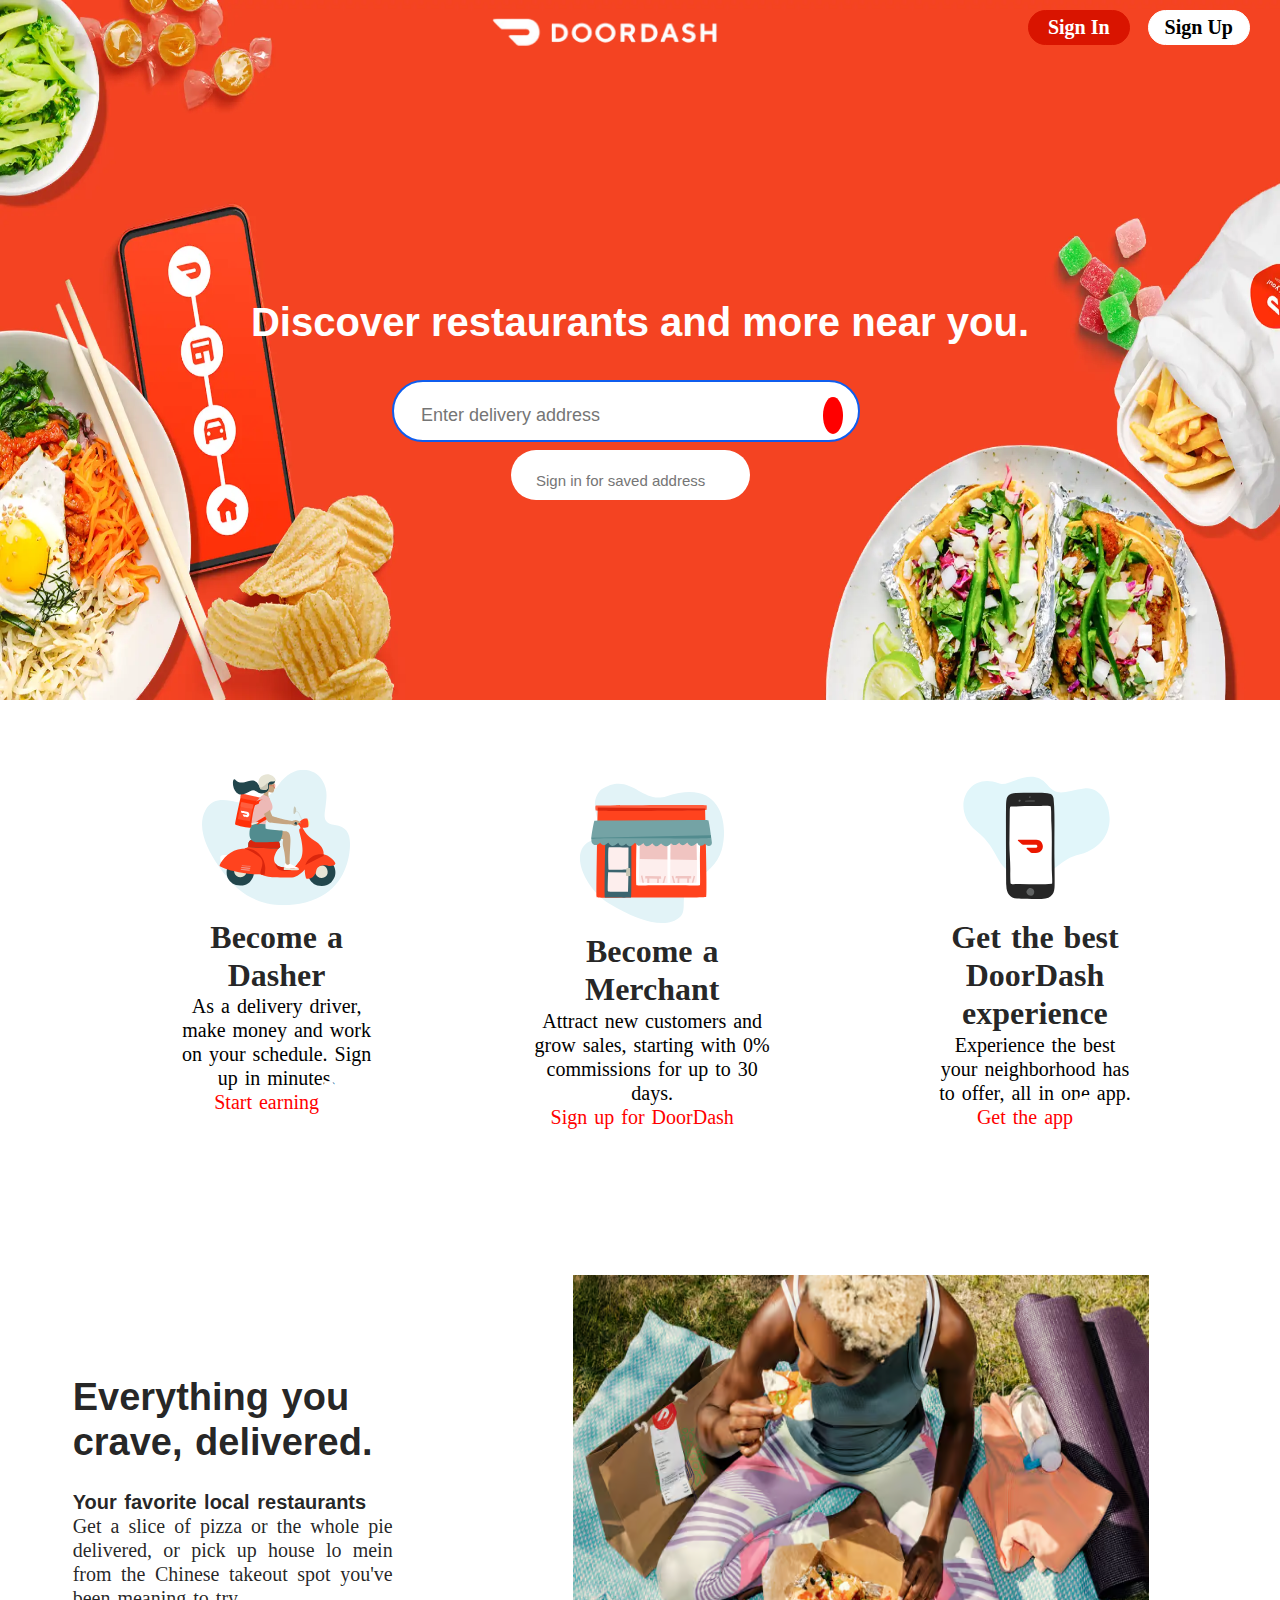
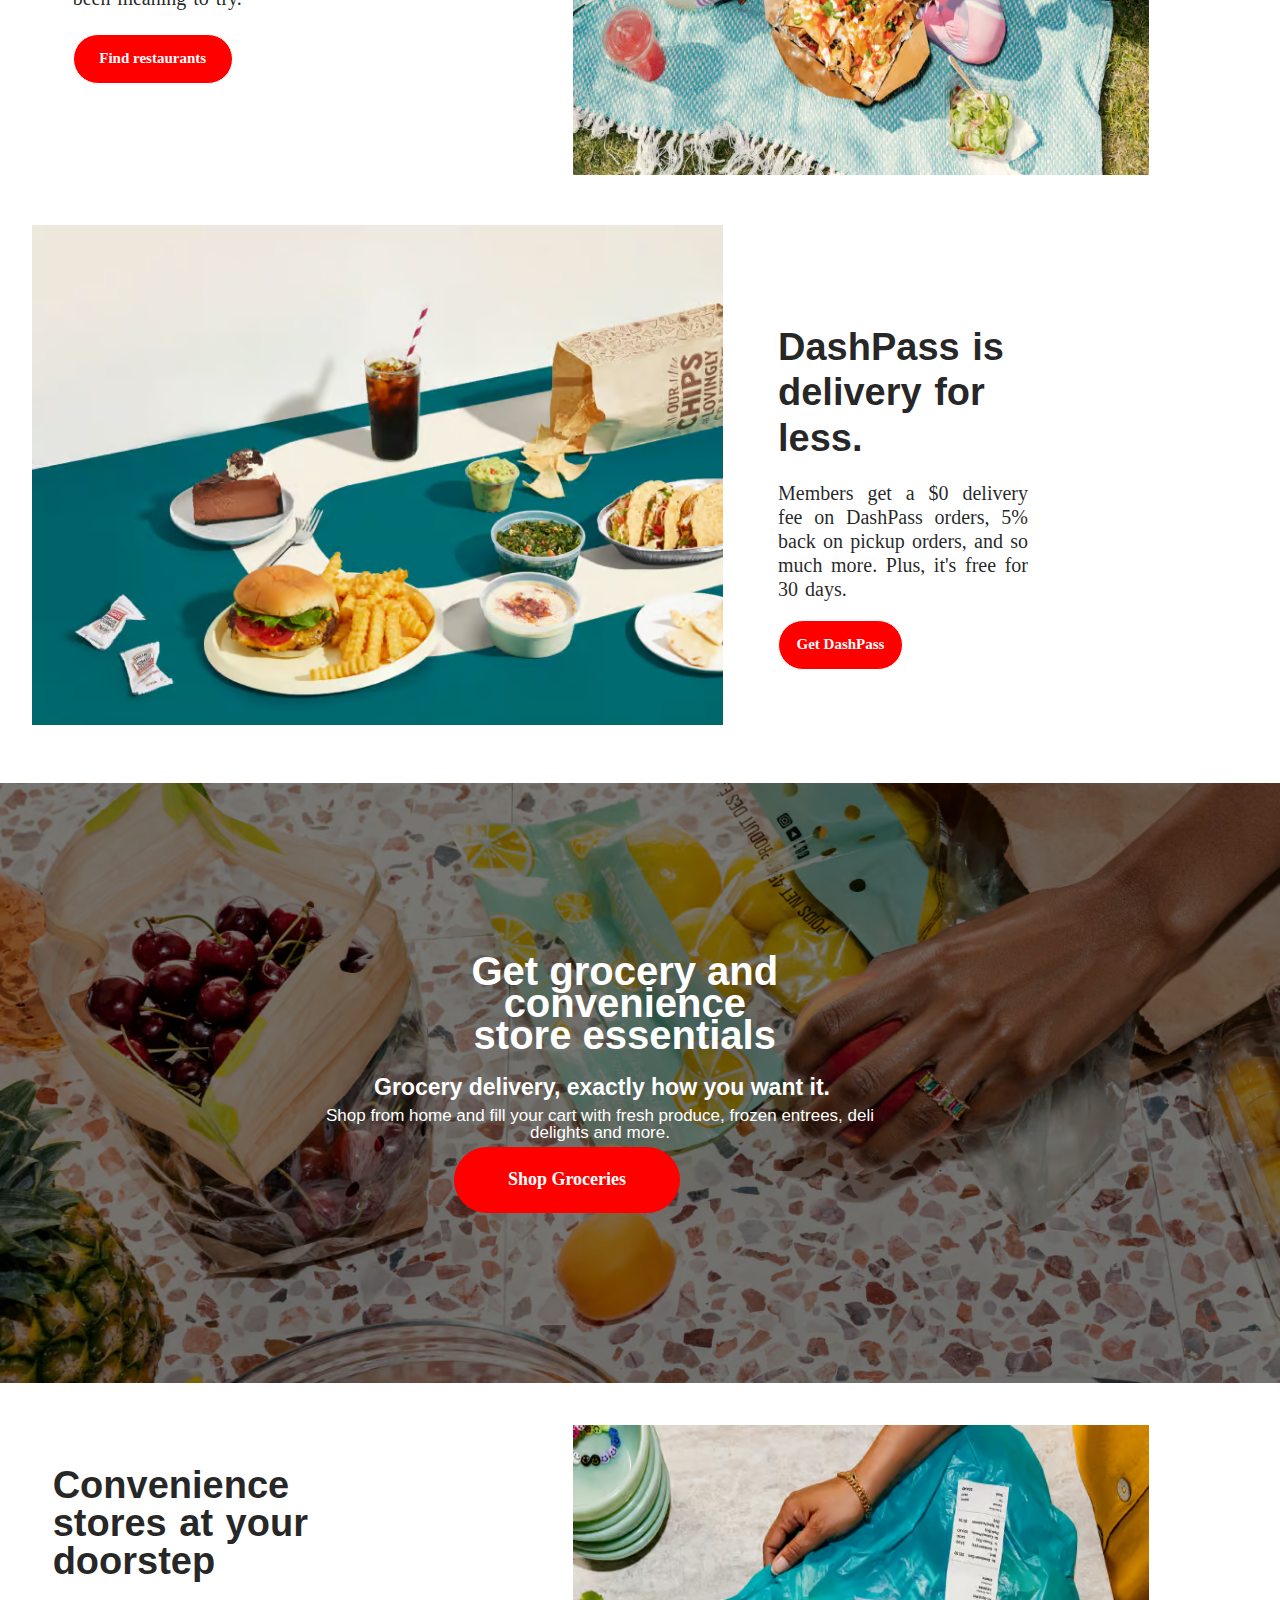
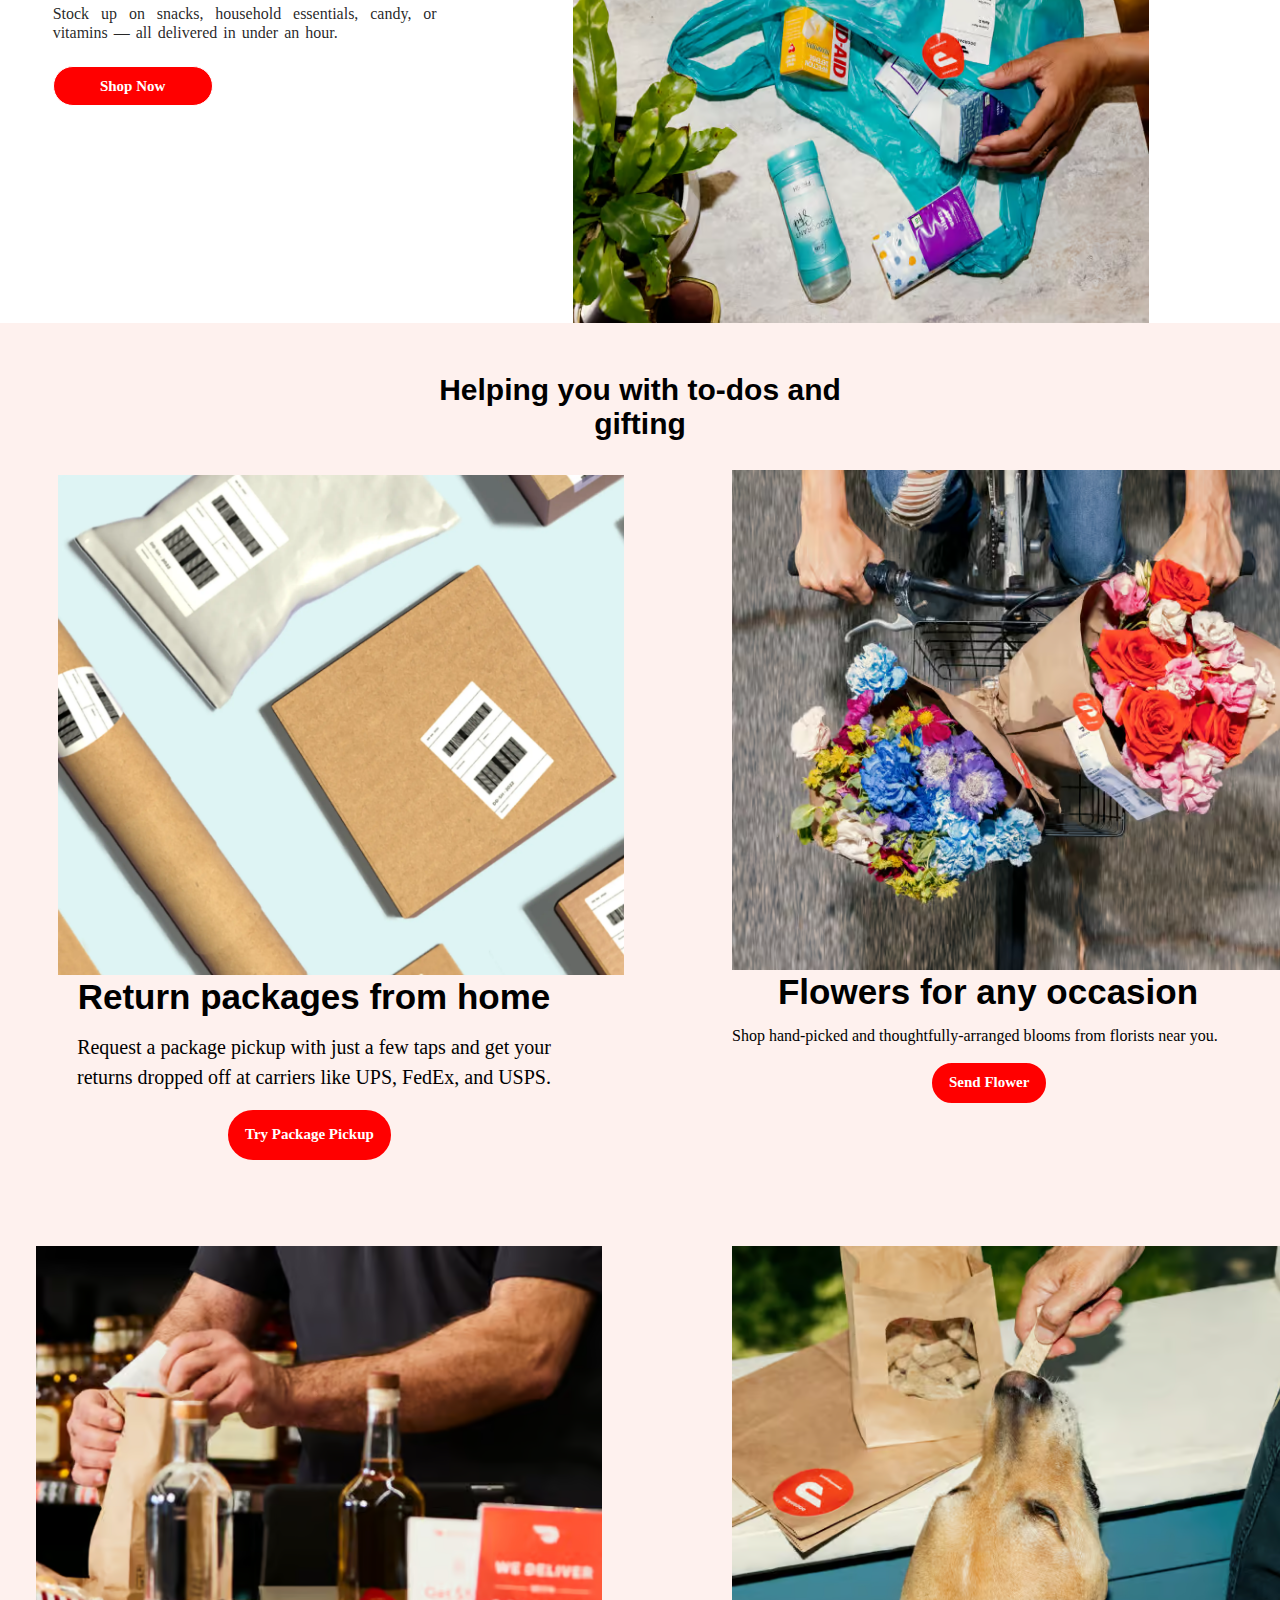
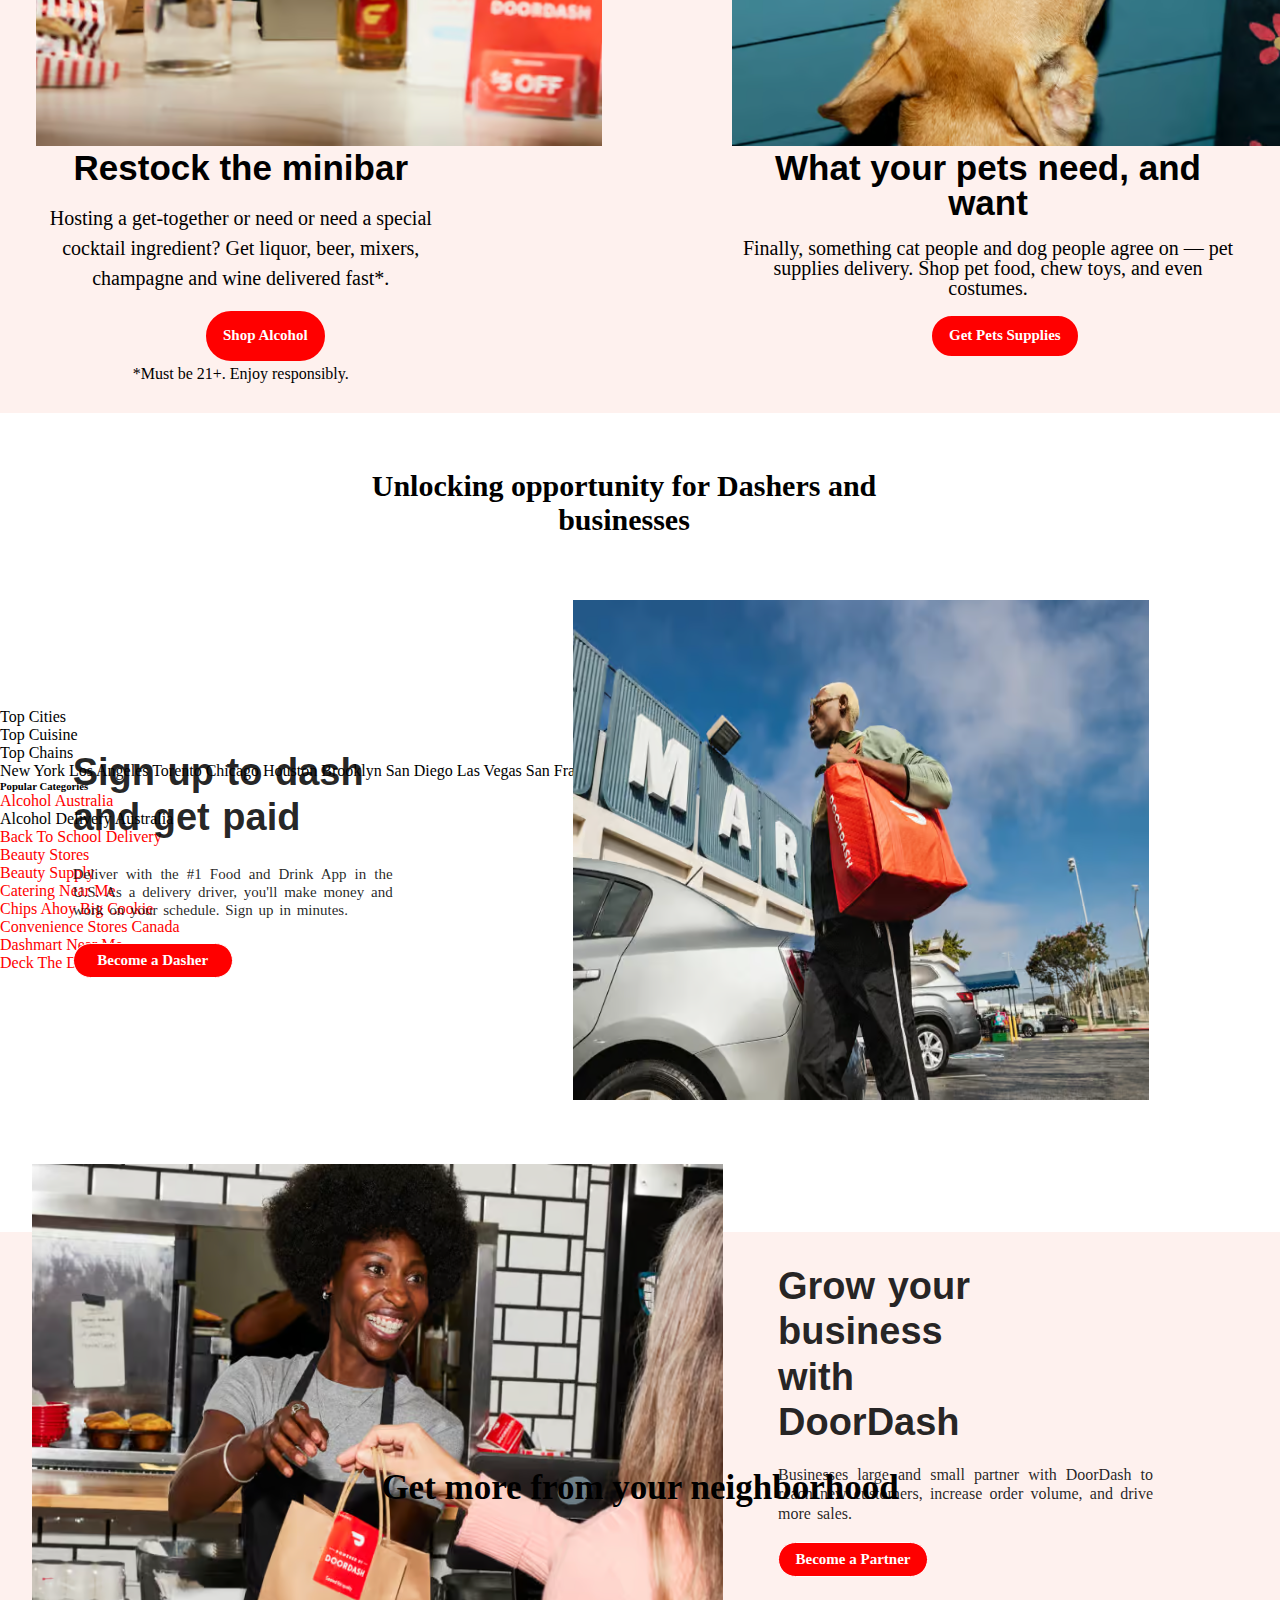
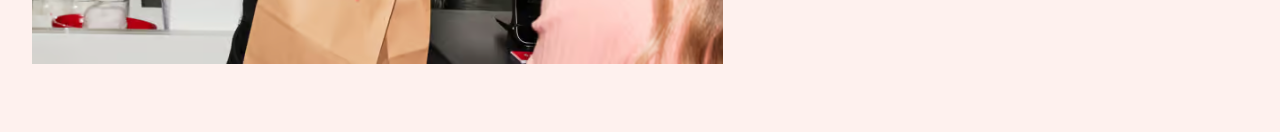
<file: index.html>
<!DOCTYPE html>
<html lang="en">
<head>
    <meta charset="UTF-8">
    <meta name="viewport" content="width=device-width, initial-scale=1.0">
    <link rel="preconnect" href="https://fonts.googleapis.com">
<link rel="preconnect" href="https://fonts.gstatic.com" crossorigin>
<link rel="preconnect" href="https://fonts.googleapis.com">
<link rel="preconnect" href="https://fonts.gstatic.com" crossorigin>
<link href="https://fonts.googleapis.com/css2?family=Poppins:ital,wght@0,100;0,200;0,300;0,400;0,500;0,600;0,700;0,800;0,900;1,100;1,200;1,300;1,400;1,500;1,600;1,700;1,800;1,900&display=swap" rel="stylesheet">  
<link rel="stylesheet" href="https://cdnjs.cloudflare.com/ajax/libs/font-awesome/6.6.0/css/all.min.css" integrity="sha512-Kc323vGBEqzTmouAECnVceyQqyqdsSiqLQISBL29aUW4U/M7pSPA/gEUZQqv1cwx4OnYxTxve5UMg5GT6L4JJg==" crossorigin="anonymous" referrerpolicy="no-referrer" />
    <link rel="stylesheet" href="style.css">
    <link rel="icon" href="assets\download-removebg-preview.png">
    <title>DoorDash Food Delivery & Takeout</title>
</head>
<body>
<!--This is the header section for the first header-->
<header class="header-body-content">
    <div class="subheader-body-content">
    <img class="doorlogo-container" src="assets\doordash_desktop.png" alt="DoorDash">
    <p class="center"> <b>Discover restaurants and more near you.</b></p>
    <div class="search-box">
        <i class="fa-solid fa-location-dot"></i>
        <input class="search-box-input" type="text" placeholder="Enter delivery address">
        <i class="fa-solid fa-arrow-right"></i>
    </div>
    <div class="sign-up">
        <i class="fa-regular fa-user"></i>
        <input class="sign-up-input" type="text" placeholder="Sign in for saved address">
    </div>
    <div>
        <img class="image-dash" src="assets\doordash-logo-removebg-preview.png" alt="Door Dash">
        <div>
            <button class="signin">Sign In</button>
            <button class="signup">Sign Up</button>
        </div>
    </div>
    </div>
  <!--<div class="logo"><img src="assets\doordash-logo-removebg-preview.png" alt="logo"></div>-->    
</header>
<br>
<br>
<br>
<br><br>
<br>
<br>
<br><br>
<br>
<br>
<br><br>
<br>
<br>
<br><br>
<br>
<br>
<br><br>
<br>
<br>
<br>

<!--/This is the header section for the first header-->
<!-- How to create an input Section-->
 <!--Section Two of this web Page-->
<main class="main-content">
    <div class="scooter">
        <img src="assets\ScootScoot.svg" alt="Scooter" height="150">
        <h1 style="font-size: 32px; color: rgba(0, 0, 0, 0.863);">Become a Dasher</h1>
        <p>As a delivery driver, make money and work on your schedule. Sign up in minutes.</p>
        <a href=""> Start earning
            <i class="fa-solid fa-arrow-right"></i>
        </a>
    </div>
    <div class="storefront">
        <img src="assets\Storefront.svg" alt="Storefront" height="150">
        <h1 style="font-size: 32px; color: rgba(0, 0, 0, 0.863);">Become a Merchant</h1>
        <p>Attract new customers and grow sales, starting with 0% commissions for up to 30 days.</p>
        <a href=""> Sign up for DoorDash
            <i class="fa-solid fa-arrow-right"></i>
        </a>
    </div>
    <div class="iphone">
        <img src="assets\iphone.svg" alt="iphone" height="150">
        <h1 style="font-size: 32px; color: rgba(0, 0, 0, 0.863);">Get the best DoorDash experience</h1>
        <p>Experience the best your neighborhood has to offer, all in one app.</p>
        <a href=""> Get the app
            <i class="fa-solid fa-arrow-right"></i>
        </a>
    </div><br>
</main>
<!--/Section Two of this web Page-->
<main class="main-content2">
    <div class="main-content2-container">
        <h1> Everything you crave, delivered.</h1><br>
        <h4>Your favorite local restaurants</h4>
        <p>Get a slice of pizza or the whole pie delivered, or pick up house lo mein from the Chinese takeout spot you've been meaning to try.</p><br>
        <button class="main-content2-input">Find restaurants</button>
    </div>
    <div class="main-content2-containe2">
        <img class="ladyeating" src="assets\ladyeating.avif" alt="ladyeating" height="600">
    </div>
</main>
<br>
<main class="second-content2">
    <div class="second-content2-containe2">
        <img class="dashpass" src="assets\dashpass_desktop.avif" alt="dashpass" height="600">
    </div>
    <div class="second-content2-container">
        <h1> DashPass is delivery for less.</h1><br>
        <p>Members get a $0 delivery fee on DashPass orders, 5% back on pickup orders, and so much more. Plus, it's free for 30 days.</p><br>
        <button class="second-content2-input"> Get DashPass </button>
    </div>
</main>

<!--Stage 5-->

<main>
    <div class="stage5-body-content">
        <img class="cherry-container" src="assets\cherry.avif" alt="Cherry">
        <h1 class="cherry-center1">Get grocery and convenience store essentials</h1><br>
        <h4 class="cherry-center2">Grocery delivery, exactly how you want it.</h4><br>
        <p class="cherry-center3">Shop from home and fill your cart with fresh produce, frozen entrees, deli delights and more.</p>
        <div class="search-box2">
            <button class="search-box-input2">Shop Groceries</button>
        </div>
        </div>
</main>
<!--/Stage 5-->

<!--Stage 6-->
<main class="third-content2">
    <div class="third-content2-container2">
        <img class="convenience" src="assets\convenience_desktop.avif" alt="convenience" height="600">
    </div>
    <div class="third-content2-container">
        <h1> Convenience stores at your doorstep</h1><br>
        <p style="font-size: 16px; width: 60%;">Stock up on snacks, household essentials, candy, or vitamins — all delivered in under an hour.</p><br>
        <button class="third-content2-input"> Shop Now </button>
    </div>
</main><br>
<!--/Stage 6-->
<!--Stage 7-->
    <div class="parent-content">
        <h1 class="parent-content-header">Helping you with to-dos and <br>gifting</h1><br>
        <div class="child1">
            <img class="package" src="assets\package_pickup_desktop.webp" alt="Package" height="500"><br>
            <h2 class="package1">Return packages from home</h2><br>
            <p class="package2">Request a package pickup with just a few taps and get your returns dropped off at carriers like UPS, FedEx, and USPS.</p><br>
            <button class="package3"> Try Package Pickup</button>
        </div>
        <div class="child2">
            <img class="flower" src="assets\flowers_desktop.avif" alt="flower" height="500">
            <h2 class="flower1" style="width: 100%;">Flowers for any occasion</h2><br>
            <p class="flower2" style="width: 100%; font-size: 16px;">Shop hand-picked and thoughtfully-arranged blooms from florists near you.</p><br>
            <button class="flower3">Send Flower</button>
        </div>
        <div class="child3">
            <img class="alcohol" src="assets\alcohol_desktop.avif" alt="Alcohol" height="500">
            <h2 class="alcohol1">Restock the minibar</h2><br>
            <p class="alcohol2">Hosting a get-together or need or need a special cocktail ingredient? Get liquor, beer, mixers, champagne and wine delivered fast*.</p><br>
            <button class="alcohol3">Shop Alcohol</button><br><br><br>
            <p style="text-align: center; width: 80%;">*Must be 21+. Enjoy responsibly.</p>
        </div>
        <div class="child4">
            <img class="pet" src="assets\pet_supplies_desktop.avif" alt="Pet" height="500">
            <h2 class="pet1">What your pets need, and want</h2><br>
            <p class="pet2">Finally, something cat people and dog people agree on — pet supplies delivery. Shop pet food, chew toys, and even costumes.</p><br>
            <button class="pet3">Get Pets Supplies</button>
        </div>
    </div><br>
<!--Stage 7-->
<br>
<br>
<br>
<br>

<br>
<br><br>
<main class="fifth-content2">
    <div class="dasher-business">
        <h1>Unlocking opportunity for Dashers and businesses</h1>
    </div>
    <div class="fifth-content2-container">
        <h1> Sign up to dash and get paid</h1><br>
        <p>Deliver with the #1 Food and Drink App in the U.S. As a delivery driver, you'll make money and work on your schedule. Sign up in minutes.</p><br>
        <button class="fifth-content2-input">Become a Dasher</button>
    </div>
    <div class="fifth-content2-container2">
        <img class="dasher" src="assets\become_a_dasher_desktop.avif" alt="become a dasher">
    </div>
</main><br><br>
<main class="sixth-content2">
    <div class="sixth-content2-container2">
        <img class="word-doordash" src="assets\work_with_doordash_desktop.avif" alt="doordash_desktop">
    </div>
    <div class="sixth-content2-container">
        <h1> Grow your business with DoorDash</h1><br>
        <p>Businesses large and small partner with DoorDash to reach new customers, increase order volume, and drive more sales.</p><br>
        <button class="sixth-content2-input">Become a Partner</button>
    </div>
</main><br>
<br>
<p style="text-align: center; font-size: 35px;position: relative; bottom: -800px; font-weight: bold;">Get more from your neighborhood</p>
<div id="footer">
    <p id="footer1">Top Cities</p>
    <p id="footer2">Top Cuisine</p>
    <p id="footer3">Top Chains</p>
</div>
<div id="cities">
    New York            Los Angeles         Torento             Chicago             Houston
    Brooklyn            San Diego           Las Vegas           San Francisco       Seattle
    Atlanta             Queens              Vancouver           Miami               San Antonio
</div>
<footer>
    <h6>Popular Categories</h6>
    <li><a href="">Alcohol Australia</a></li>
    <li><a href=""></a>Alcohol Delivery Australia</li>
    <li><a href="">Back To School Delivery</a></li>
    <li><a href="">Beauty Stores</a></li>
    <li><a href="">Beauty Supply</a></li>
    <li><a href="">Catering Near Me</a></li>
    <li><a href="">Chips Ahoy Big Cookie</a></li>
    <li><a href="">Convenience Stores Canada</a></li>
    <li><a href="">Dashmart Near Me</a></li>
    <li><a href="">Deck The Doorstep</a></li>
    <li><a href=""></a></li>
    <li><a href=""></a></li>
    <li><a href=""></a></li>
    <li><a href=""></a></li>
    <li><a href=""></a></li>
    <li><a href=""></a></li>
    <li><a href=""></a></li>
    <li><a href=""></a></li>
    <li><a href=""></a></li>
    <li><a href=""></a></li>
    <li><a href=""></a></li>
    <li><a href=""></a></li>
    <li><a href=""></a></li>
    <li><a href=""></a></li>
    <li><a href=""></a></li>
</footer>
</body>
</html>
</file>
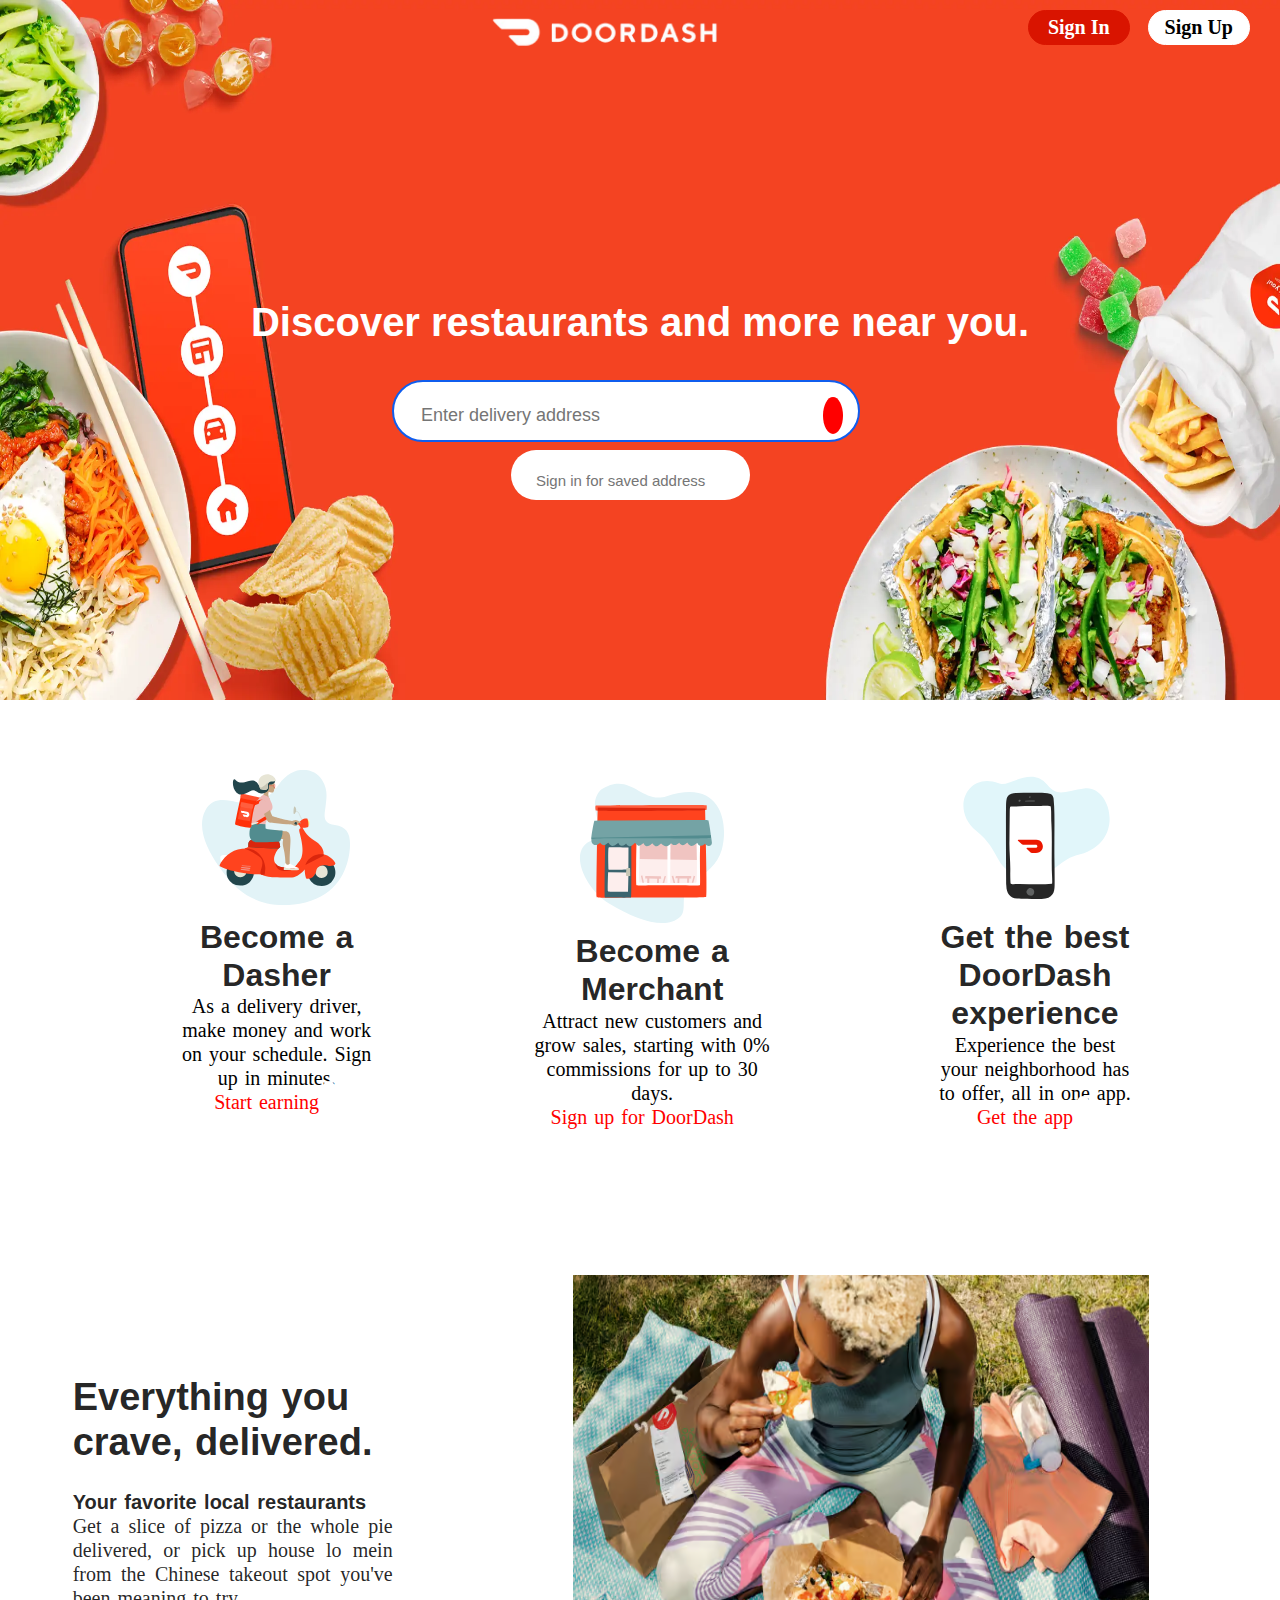
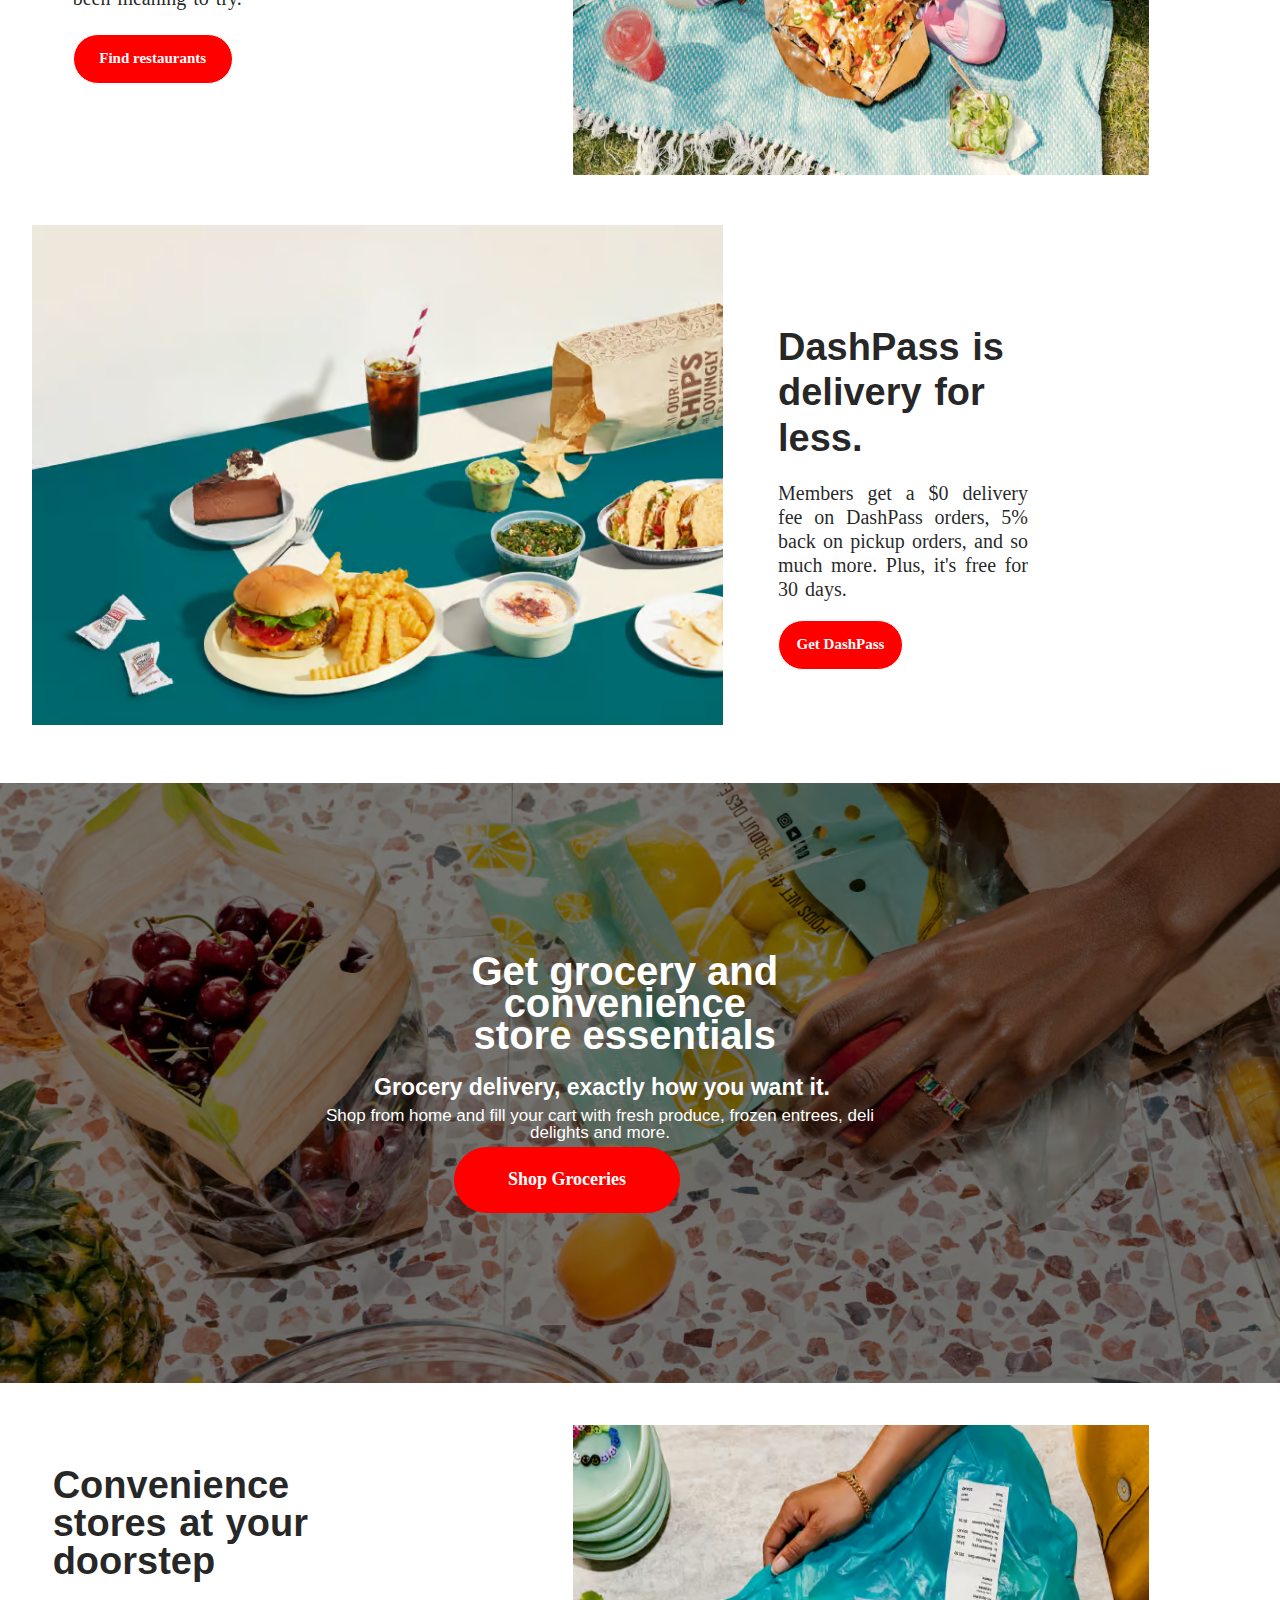
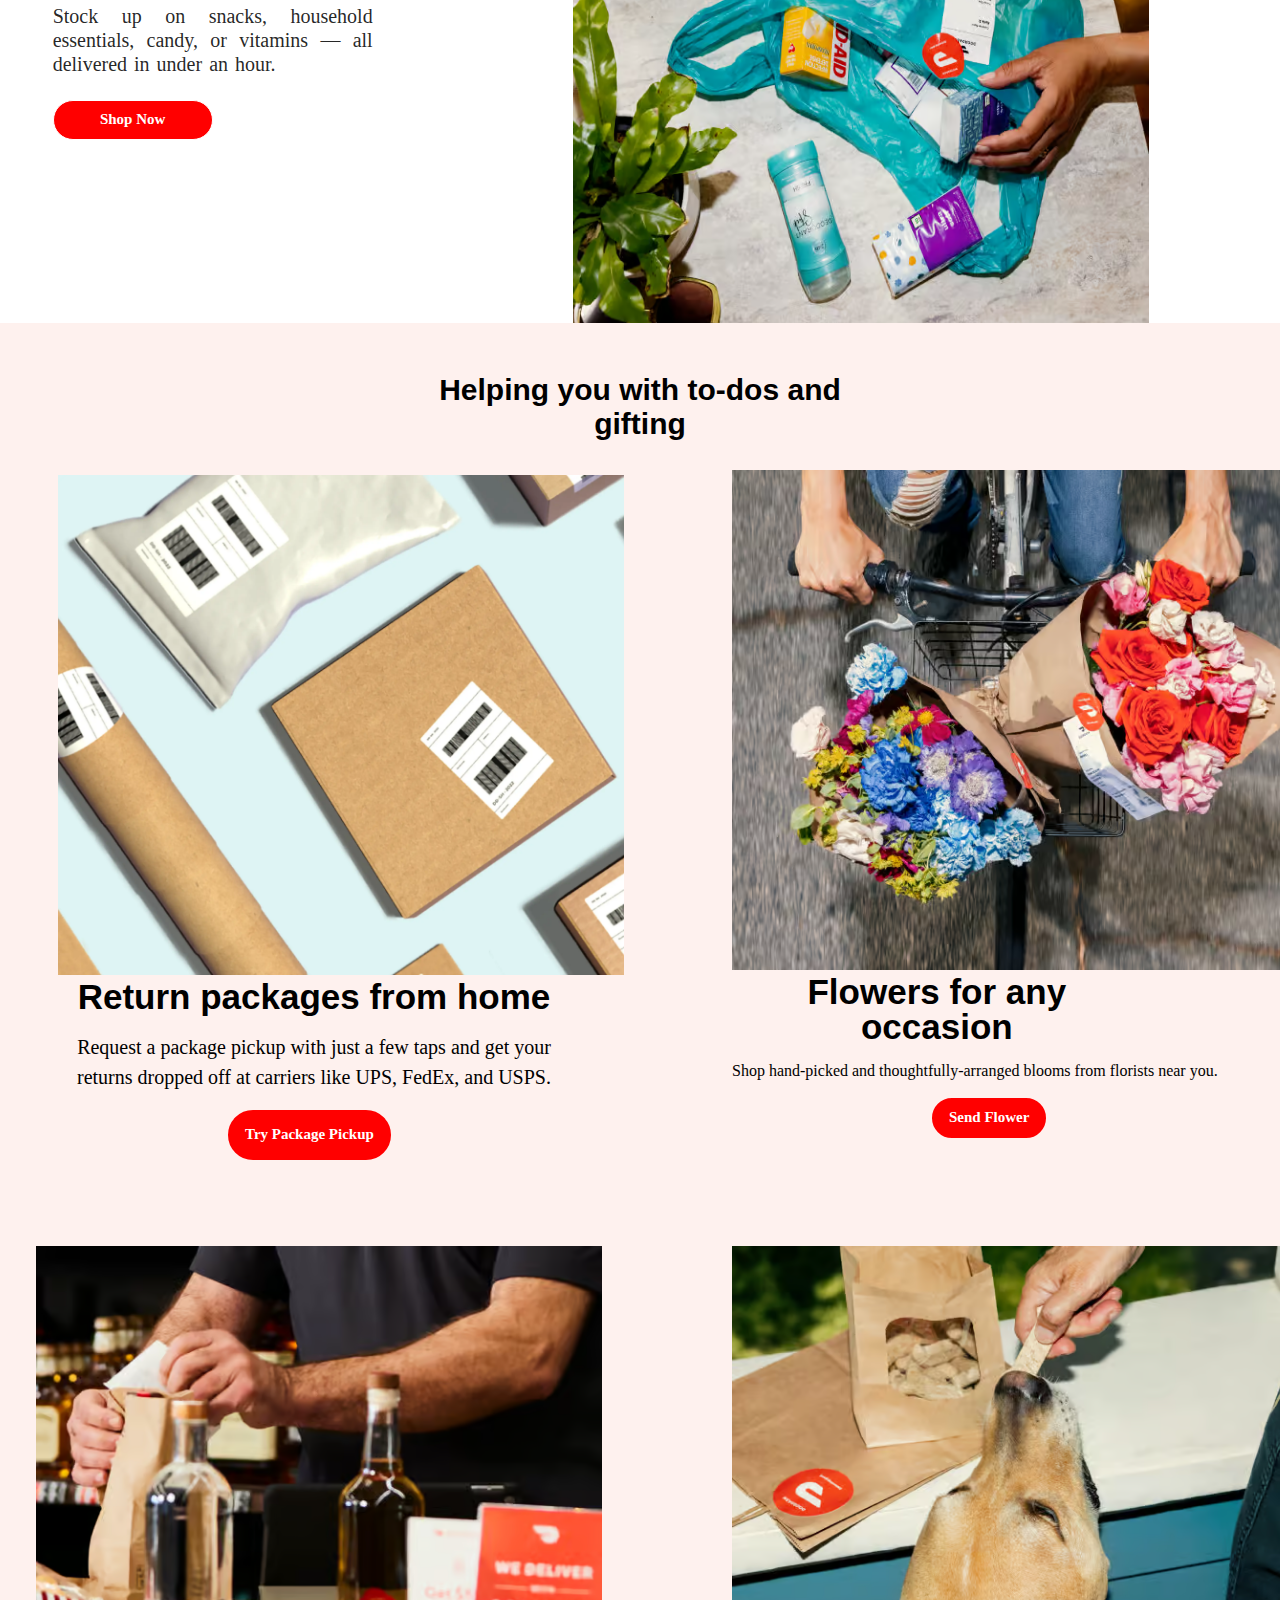
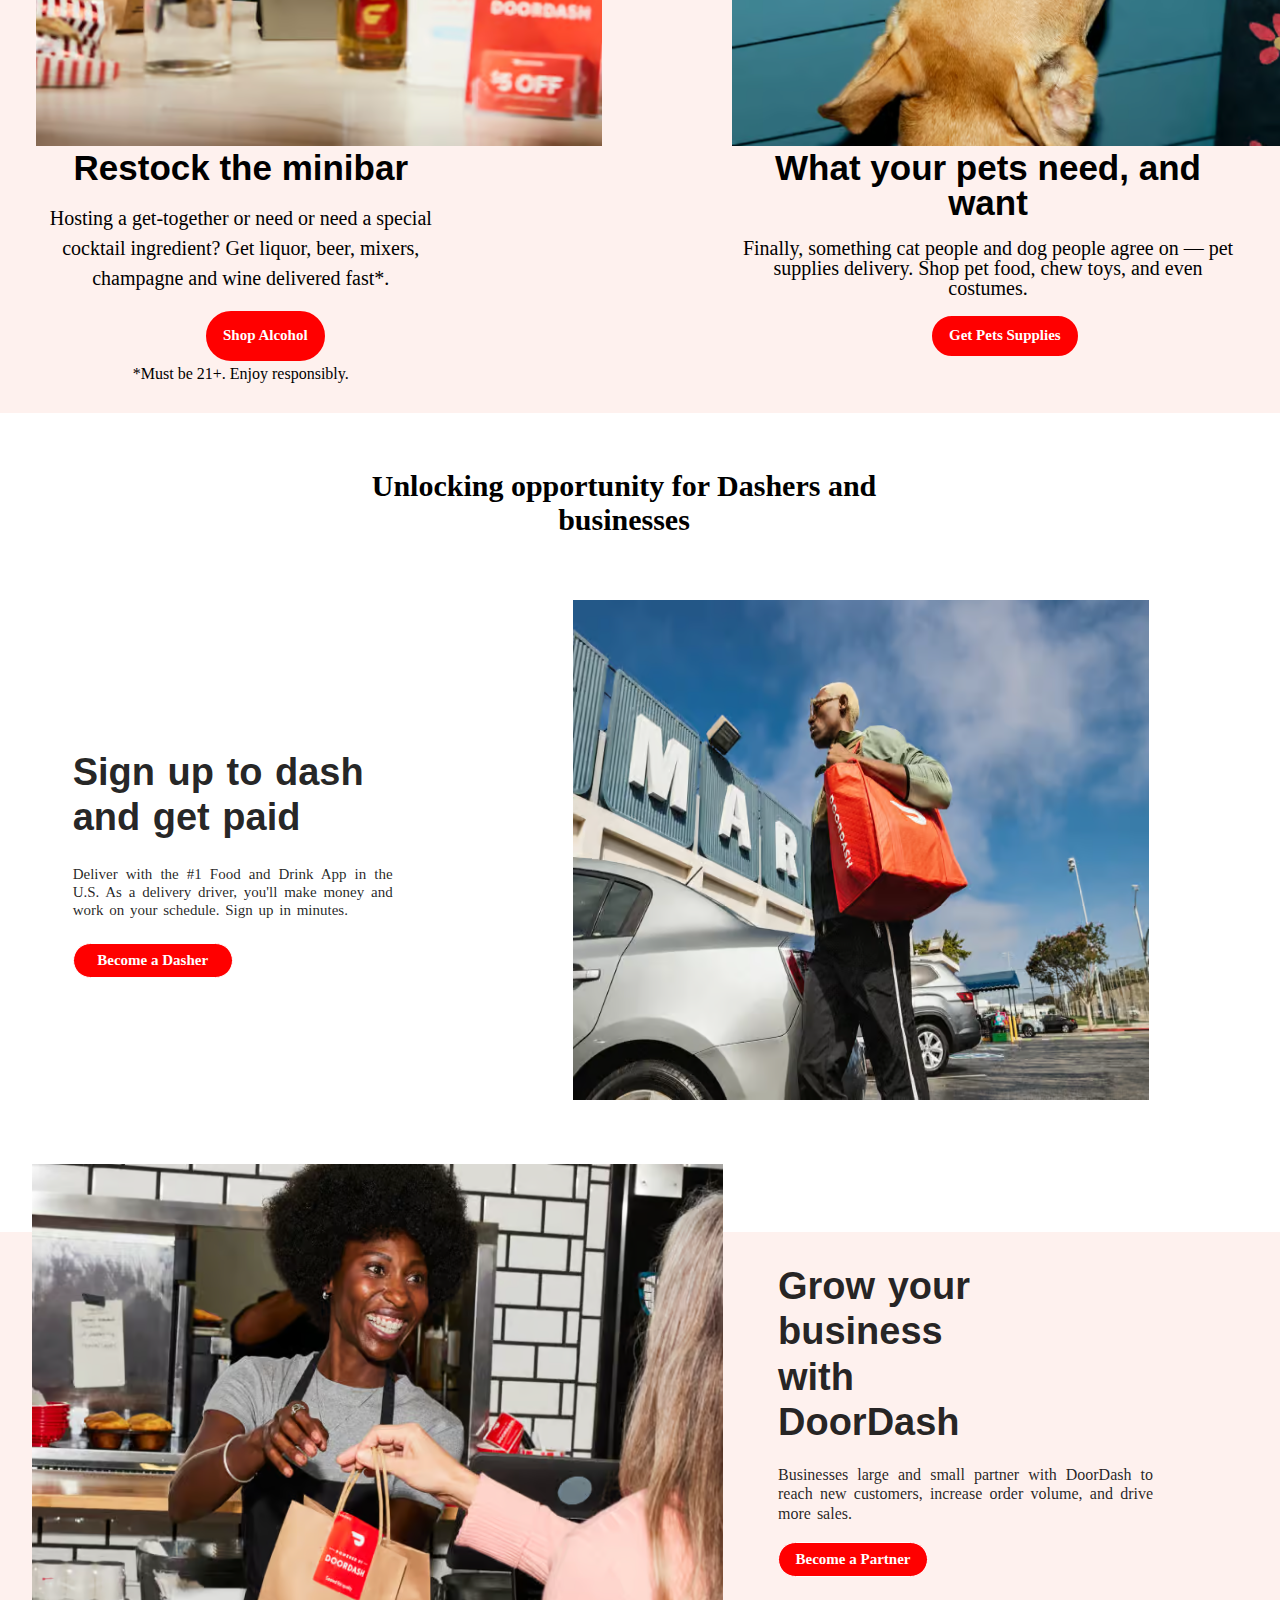
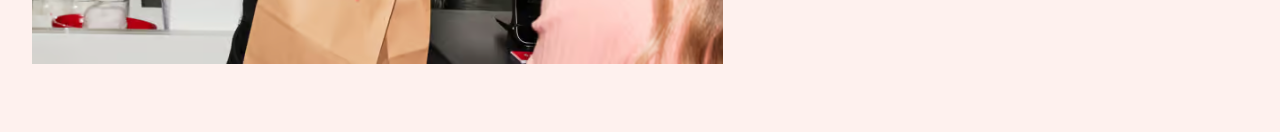
<file: text.html>
<!DOCTYPE html>
<html lang="en">
<head>
    <meta charset="UTF-8">
    <meta name="viewport" content="width=device-width, initial-scale=1.0">
    <link rel="preconnect" href="https://fonts.googleapis.com">
<link rel="preconnect" href="https://fonts.gstatic.com" crossorigin>
<link href="https://fonts.googleapis.com/css2?family=Old+Standard+TT:ital,wght@0,400;0,700;1,400&family=Poppins:ital,wght@0,100;0,200;0,300;0,400;0,500;0,600;0,700;0,800;0,900;1,100;1,200;1,300;1,400;1,500;1,600;1,700;1,800;1,900&display=swap" rel="stylesheet">
    <link rel="stylesheet" href="https://cdnjs.cloudflare.com/ajax/libs/font-awesome/6.6.0/css/all.min.css" integrity="sha512-Kc323vGBEqzTmouAECnVceyQqyqdsSiqLQISBL29aUW4U/M7pSPA/gEUZQqv1cwx4OnYxTxve5UMg5GT6L4JJg==" crossorigin="anonymous" referrerpolicy="no-referrer" />
    <link rel="stylesheet" href="style.css">
    <link rel="icon" href="assets\download-removebg-preview.png">
    <title>DoorDash Food Delivery & Takeout</title>
</head>
<body>
<!--This is the header section for the first header-->
<header class="header-body-content">
    <div class="subheader-body-content">
    <img class="doorlogo-container" src="assets\doordash_desktop.png" alt="DoorDash">
    <p class="center"> <b>Discover restaurants and more near you.</b></p>
    <div class="search-box">
        <i class="fa-solid fa-location-dot"></i>
        <input class="search-box-input" type="text" placeholder="Enter delivery address">
        <i class="fa-solid fa-arrow-right"></i>
    </div>
    <div class="sign-up">
        <i class="fa-regular fa-user"></i>
        <input class="sign-up-input" type="text" placeholder="Sign in for saved address">
    </div>
    <div>
        <img class="image-dash" src="assets\doordash-logo-removebg-preview.png" alt="Door Dash">
        <div>
            <button class="signin">Sign In</button>
            <button class="signup">Sign Up</button>
        </div>
    </div>
    </div>
  <!--<div class="logo"><img src="assets\doordash-logo-removebg-preview.png" alt="logo"></div>-->    
</header>
<br>
<br>
<br>
<br><br>
<br>
<br>
<br><br>
<br>
<br>
<br><br>
<br>
<br>
<br><br>
<br>
<br>
<br><br>
<br>
<br>
<br>

<!--/This is the header section for the first header-->
<!-- How to create an input Section-->
 <!--Section Two of this web Page-->
<main class="main-content">
    <div class="scooter">
        <img src="assets\ScootScoot.svg" alt="Scooter" height="150">
        <h1 style="font-size: 32px; font-family: 'Segoe UI', Tahoma, Geneva, Verdana, sans-serif; color: rgba(0, 0, 0, 0.863);">Become a Dasher</h1>
        <p>As a delivery driver, make money and work on your schedule. Sign up in minutes.</p>
        <a href=""> Start earning
            <i class="fa-solid fa-arrow-right"></i>
        </a>
    </div>
    <div class="storefront">
        <img src="assets\Storefront.svg" alt="Storefront" height="150">
        <h1 style="font-size: 32px; font-family: 'Segoe UI', Tahoma, Geneva, Verdana, sans-serif; color: rgba(0, 0, 0, 0.863);">Become a Merchant</h1>
        <p>Attract new customers and grow sales, starting with 0% commissions for up to 30 days.</p>
        <a href=""> Sign up for DoorDash
            <i class="fa-solid fa-arrow-right"></i>
        </a>
    </div>
    <div class="iphone">
        <img src="assets\iphone.svg" alt="iphone" height="150">
        <h1 style="font-size: 32px; font-family: 'Segoe UI', Tahoma, Geneva, Verdana, sans-serif; color: rgba(0, 0, 0, 0.863);">Get the best DoorDash experience</h1>
        <p>Experience the best your neighborhood has to offer, all in one app.</p>
        <a href=""> Get the app
            <i class="fa-solid fa-arrow-right"></i>
        </a>
    </div><br>
</main>
<!--/Section Two of this web Page-->
<main class="main-content2">
    <div class="main-content2-container">
        <h1> Everything you crave, delivered.</h1><br>
        <h4>Your favorite local restaurants</h4>
        <p>Get a slice of pizza or the whole pie delivered, or pick up house lo mein from the Chinese takeout spot you've been meaning to try.</p><br>
        <button class="main-content2-input">Find restaurants</button>
    </div>
    <div class="main-content2-containe2">
        <img class="ladyeating" src="assets\ladyeating.avif" alt="ladyeating" height="600">
    </div>
</main>
<br>
<main class="second-content2">
    <div class="second-content2-containe2">
        <img class="dashpass" src="assets\dashpass_desktop.avif" alt="dashpass" height="600">
    </div>
    <div class="second-content2-container">
        <h1> DashPass is delivery for less.</h1><br>
        <p>Members get a $0 delivery fee on DashPass orders, 5% back on pickup orders, and so much more. Plus, it's free for 30 days.</p><br>
        <button class="second-content2-input"> Get DashPass </button>
    </div>
</main>

<!--Stage 5-->

<main>
    <div class="stage5-body-content">
        <img class="cherry-container" src="assets\cherry.avif" alt="Cherry">
        <h1 class="cherry-center1">Get grocery and convenience store essentials</h1><br>
        <h4 class="cherry-center2">Grocery delivery, exactly how you want it.</h4><br>
        <p class="cherry-center3">Shop from home and fill your cart with fresh produce, frozen entrees, deli delights and more.</p>
        <div class="search-box2">
            <button class="search-box-input2">Shop Groceries</button>
        </div>
        </div>
</main>
<!--/Stage 5-->

<!--Stage 6-->
<main class="third-content2">
    <div class="third-content2-container2">
        <img class="convenience" src="assets\convenience_desktop.avif" alt="convenience" height="600">
    </div>
    <div class="third-content2-container">
        <h1> Convenience stores at your doorstep</h1><br>
        <p>Stock up on snacks, household essentials, candy, or vitamins — all delivered in under an hour.</p><br>
        <button class="third-content2-input"> Shop Now </button>
    </div>
</main><br>
<!--/Stage 6-->
<!--Stage 7-->
    <div class="parent-content">
        <h1 class="parent-content-header">Helping you with to-dos and <br>gifting</h1><br>
        <div class="child1">
            <img class="package" src="assets\package_pickup_desktop.webp" alt="Package" height="500"><br>
            <h2 class="package1">Return packages from home</h2><br>
            <p class="package2">Request a package pickup with just a few taps and get your returns dropped off at carriers like UPS, FedEx, and USPS.</p><br>
            <button class="package3"> Try Package Pickup</button>
        </div>
        <div class="child2">
            <img class="flower" src="assets\flowers_desktop.avif" alt="flower" height="500">
            <h2 class="flower1">Flowers for any occasion</h2><br>
            <p class="flower2" style="width: 100%;">Shop hand-picked and thoughtfully-arranged blooms from florists near you.</p><br>
            <button class="flower3">Send Flower</button>
        </div>
        <div class="child3">
            <img class="alcohol" src="assets\alcohol_desktop.avif" alt="Alcohol" height="500">
            <h2 class="alcohol1">Restock the minibar</h2><br>
            <p class="alcohol2">Hosting a get-together or need or need a special cocktail ingredient? Get liquor, beer, mixers, champagne and wine delivered fast*.</p><br>
            <button class="alcohol3">Shop Alcohol</button><br><br><br>
            <p style="text-align: center; width: 80%;">*Must be 21+. Enjoy responsibly.</p>
        </div>
        <div class="child4">
            <img class="pet" src="assets\pet_supplies_desktop.avif" alt="Pet" height="500">
            <h2 class="pet1">What your pets need, and want</h2><br>
            <p class="pet2">Finally, something cat people and dog people agree on — pet supplies delivery. Shop pet food, chew toys, and even costumes.</p><br>
            <button class="pet3">Get Pets Supplies</button>
        </div>
    </div><br>
<!--Stage 7-->
<br>
<br>
<br>
<br>

<br>
<br><br>
<main class="fifth-content2">
    <div class="dasher-business">
        <h1>Unlocking opportunity for Dashers and businesses</h1>
    </div>
    <div class="fifth-content2-container">
        <h1> Sign up to dash and get paid</h1><br>
        <p>Deliver with the #1 Food and Drink App in the U.S. As a delivery driver, you'll make money and work on your schedule. Sign up in minutes.</p><br>
        <button class="fifth-content2-input">Become a Dasher</button>
    </div>
    <div class="fifth-content2-container2">
        <img class="dasher" src="assets\become_a_dasher_desktop.avif" alt="become a dasher">
    </div>
</main><br><br>
<main class="sixth-content2">
    <div class="sixth-content2-container2">
        <img class="word-doordash" src="assets\work_with_doordash_desktop.avif" alt="doordash_desktop">
    </div>
    <div class="sixth-content2-container">
        <h1> Grow your business with DoorDash</h1><br>
        <p>Businesses large and small partner with DoorDash to reach new customers, increase order volume, and drive more sales.</p><br>
        <button class="sixth-content2-input">Become a Partner</button>
    </div>
</main>

</body>
</html>
</file>
<file: style.css>
.doorlogo-container{
    width: 100%;
    height: 700px;
}
*{
    padding: 0;
    margin: 0;
}
body{
    background-color: rgb(255,255,255);
}
.center{
        position: absolute;
        top: 300px;
        width: 100%;
        text-align: center;
        font-size: 40px;
        color: white;
        font-style: bold;
        font-family: 'Segoe UI', Tahoma, Geneva, Verdana, sans-serif;
}
.header-body-content{
    position: relative;
    top: 0px;
    height: 300px;
    width: 100%;
}
.subheader-body-content{
    display: flex;
    justify-content: center;
    align-items: center;
}
.signin{
    position: absolute;
    top: 10px;
    right: 150px;
    background-color:rgb(217,20,0);
    border: 1px solid rgb(217,20,0);
    color: white;
    border-radius: 50px;
    height: 35px;
    width: 8%;
    padding-inline: 5px;
    font-family:'Times New Roman', Times, serif;
    font-size: 20px;
    font-weight: bold;
}
.signup{
    position: absolute;
    top: 10px;
    right: 30px;
    background-color:white;
    border: 1px solid white;
    color: black;
    border-radius: 50px;
    height: 35px;
    width: 8%;
    padding-inline: 5px;
    font-family:'Times New Roman', Times, serif;
    font-size: 20px;
    font-weight: bold;
}
.search-box{
    position: absolute;
    top: 380px;
    right: 420px;
    background-color:white;
    max-width: 70%;
    margin: auto;
    border-radius: 50px;
    padding: 16px;
    height: 26px;
    border: 2px solid rgb(15, 93, 238);
    font-family:'Times New Roman', Times, serif;
    padding-inline: 15px;
}
.fa-location-dot{
    color: black;
    padding-inline: 5px;
    font-size: 20px;
}
.fa-arrow-right{
    background-color: red;
    padding: 10px;
    color: white;
    border-radius: 50%;
    right: 20px;
    top: 5px;
}
.search-box-input{
    outline: none;
    width: 400px;
    height: 30px;
    border: none;
    font-size: 18px;
    border: 2px solid white;
}
.sign-up{
    position: absolute;
    top: 450px;
    right: 530px;
    background-color:white;
    max-width: 100%;
    margin: auto;
    border-radius: 50px;
    padding: 15px;
    height: 20px;
}
.fa-user{
    color: black;
    padding-inline: 5px;
}
.sign-up-input{
    outline:none;
    height: 30px;
    border: none;
    font-size: 15px;
    font-style: bold;
}
.image-dash{
    position: absolute;
    top: -80px;
    right: 500px;
    height: 180px;
    max-width: 100%;
    margin: auto;
    padding: 15px;
}
.main-content{
    width:100%;
    height: 600px;
}
.scooter{
    font-size:20px;
    padding: 5px 5px;
    display: inline-block;
    width: 15%;
    margin: calc(10%/5);
    color: black;
    height: 100px;
    word-spacing: 2px;
    line-height: 1.2;
    position: absolute;
    left: 150px;
    text-align: center;
}
.storefront{
    position: relative;
    right: -500px;
    font-size:20px;
    padding: 5px 5px;
    display: inline-block;
    width: 19%;
    margin: calc(10%/5);
    color: black;
    height: 100px;
    word-spacing: 2px;
    line-height: 1.2;
    text-align: center;
}
.iphone{
    position: relative;
    right: -600px;
    font-size:20px;
    padding: 5px 5px;
    display: inline-block;
    width: 15%;
    margin: calc(10%/5);
    color: black;
    height: 100px;
    word-spacing: 2px;
    line-height: 1.2;
    text-align: center;
}
a{
    text-decoration: none; 
    color: red; 
}
.main-content .fa-arrow-right{
    background-color: white;
    color: red;
}
.main-content2{
    display: inline-block;
    height: 0;
    width: 100%;
    position: relative;
    top: 0px;
}
.main-content2-container{
    font-size:20px;
    padding-inline: 30px;
    display: inline-block;
    width: 50%;
    height: 200px;
    margin: calc(10%/3);
    word-spacing: 2px;
    line-height: 1.2;
    position: absolute;
}
.main-content2-containe2{
    font-size:20px;
    padding-inline: 30px;
    width: 50%;
    margin: calc(10%/3);
    position: relative;
    right: -500px;
    top: -100px;
}
.ladyeating{
    height: 500px;
    width: 90%;
    margin:0;
    right: -500px;
}
.main-content2-container h1{
    font-size: 38px; 
    font-family: 'Segoe UI', Tahoma, Geneva, Verdana, sans-serif; 
    color: rgba(0, 0, 0, 0.863);
    word-spacing: 2;
    width: 50%;
}
.main-content2-container h4{
    font-size: 20px; 
    font-family: 'Segoe UI', Tahoma, Geneva, Verdana, sans-serif; 
    color: rgba(0, 0, 0, 0.863);
    text-align: Justifys;
    width: 50%;
}
.main-content2-container p{
    font-size: 20px; 
    font-family:'Times New Roman', Times, serif; 
    color: rgba(0, 0, 0, 0.863);
    text-align: justify;
    width: 50%;
}
.main-content2-input{
    outline:none;
    height: 50px;
    width: 25%;
    background-color: red;
    color: white;
    font-weight: bold;
    border: 1px solid;
    font-size: 15px;
    border-radius: 50px;
    text-align: center;
    font-family: 'Times New Roman', Times, serif;
    padding-inline: 15px;
}
.second-content2{
    position: relative;
    display: inline-block;
    background-color: #FEF1EE;
    height: 0;
    width: 100%;
    top: 0px;
}
.second-content2-container{
    padding-inline: -290px;
    width: 500px;
    margin: calc(10%/4);
    word-spacing: 2px;
    line-height: 1.2;
    position: absolute;
    right: -30px;
}
.second-content2-containe2{
    width: 60%;
    margin: calc(10%/4);
    position: absolute;
    top: -100px;
}
.dashpass{
    height: 500px;
    width: 90%;
    margin:0;
    right: -500px;
}
.second-content2-container h1{
    font-size: 38px; 
    font-family: 'Segoe UI', Tahoma, Geneva, Verdana, sans-serif; 
    color: rgba(0, 0, 0, 0.863);
    word-spacing: 2;
    width: 60%;
}
.second-content2-container p{
    font-size: 20px; 
    font-family:'Times New Roman', Times, serif; 
    color: rgba(0, 0, 0, 0.863);
    text-align: justify;
    width: 50%;
}
.second-content2-input{
    outline:none;
    height: 50px;
    width: 25%;
    background-color: red;
    color: white;
    font-weight: bold;
    border: 1px solid;
    font-size: 15px;
    border-radius: 50px;
    text-align: center;
    font-family: 'Times New Roman', Times, serif;
    font-family:'Times New Roman', Times, serif;
    padding-inline: 15px;
}

.stage5-body-content{
position: relative;
bottom: -650px;
color: white;
}
.cherry-container{
position: absolute;
filter: brightness(50%);
bottom:-400px;
height:600px;
width: 100%;
justify-content: center;
align-items: center;
}
.cherry-center1{
    position: absolute;
    bottom: -100px;
    margin: calc(10%/4);
    left:420px;
    width: 27%;
    text-align: center;
    font-size: 40px;
    color: white;
    font-style: bold;
    line-height: 0.8;
    font-family: 'Segoe UI', Tahoma, Geneva, Verdana, sans-serif;
}
.cherry-center2{
    position: absolute;
    bottom: -150px;
    margin: calc(10%/4);
    width: 50%;
    left: 250px;
    text-align: center;
    font-size: 23px;
    color: white;
    font-style: bold;
    font-family: 'Segoe UI', Tahoma, Geneva, Verdana, sans-serif;
}
.cherry-center3{
    position: absolute;
    bottom: -190px;
    margin: calc(10%/4);
    left:280px;
    width: 45%;
    text-align: center;
    font-size: 17px;
    color:white;
    font-family: 'Segoe UI', Tahoma, Geneva, Verdana, sans-serif; 
    line-height: 1.0;
}
.search-box2{
position: absolute;
bottom: -230px;
right: 600px;
background-color:red;
max-width: 50%;
margin: auto;
border-radius: 50px;
padding-block: 12px 12px;
padding-inline: 12px 12px;
height: 40px;
border: 1px solid red;
}
.search-box-input2{
outline: none;
width: 200px;
height: 40px;
border: none;
font-size: 18px;
background-color: red;
color: white;
font-weight: bold;
text-align: center;
font-family:'Times New Roman', Times, serif;
padding-inline: 15px;
}
.third-content2{
    display: inline-block;
    width: 100%;
    position: relative;
    top: 500px;
}
.third-content2-container{
    font-size:20px;
    padding-inline: 10px;
    display: inline-block;
    width: 50%;
    height:100px;
    margin: calc(10%/3);
    word-spacing: 2px;
    line-height: 1.2;
    position: absolute;
}
.third-content2-container2{
    font-size:20px;
    padding-inline: 30px;
    width: 50%;
    margin: calc(10%/3);
    position: relative;
    right: -500px;
    bottom: -550px;
}
.convenience{
    height: 500px;
    width: 90%;
    margin:0;
    right: -500px;
}
.third-content2-container h1{
    font-size: 38px; 
    font-family: 'Segoe UI', Tahoma, Geneva, Verdana, sans-serif; 
    color: rgba(0, 0, 0, 0.863);
    word-spacing: 2;
    line-height: 1.0;
    width: 50%;
}
.third-content2-container p{
    font-size: 20px; 
    font-family:'Times New Roman', Times, serif; 
    color: rgba(0, 0, 0, 0.863);
    text-align: justify;
    width: 50%;
}
.third-content2-input{
    outline:none;
    height: 40px;
    width: 25%;
    background-color: red;
    color: white;
    font-weight: bold;
    font-family: Georgia, 'Times New Roman', Times, serif;
    border: 1px solid;
    font-size: 15px;
    border-radius: 50px;
    text-align: center;
    padding-inline: 15px;
}
.parent-content{
    width:100%;
    background-color:#FEF1EE;
    height: 1690px;
    position: relative;
    bottom: -1000px;
}
.parent-content-header{
    font-family:Verdana, Geneva, Tahoma, sans-serif;
    font-size: 30px;
    text-align: center;
    color: black;
    padding: 50px;
}
.child1{
    position: absolute;
    top:110px;
    right: 550px;
    width: 50%;
    margin: calc(10%/4);
    padding-block: 10px 10px;
    height: 100px;
}
.child2{
    position: absolute;
    top:110px;
    left: 700px;
    width: 40%;
    margin: calc(10%/4);
    padding-block: 5px 5px;
    height: 80px;
}
.child3{
    position: absolute;
    bottom:650px;
    right: 700px;
    width: 40%;
    margin: calc(10%/4);
    padding-block:2px 5px; 
    height: 80px; 
}
.child4{
    position: absolute;
    bottom:650px;
    left: 700px;
    width: 40%;
    margin: calc(10%/4);
    padding-block:2px 5px;
    height: 80px;
}
.package1, .flower1, .alcohol1{
    font-family:Verdana, Geneva, Tahoma, sans-serif;
    font-size: 35px;
    width: 80%;
    text-align: center;
    color: black;
    line-height: 1.0;
}
.package2, .alcohol2{
    font-family:'Times New Roman', Times, serif;
    font-size: 20px;
    width: 80%;
    text-align: center;
    color: black;
    line-height: 1.5;
}
.pet1{
    font-family:Verdana, Geneva, Tahoma, sans-serif;
    font-size: 35px;
    width: 100%;
    text-align: center;
    color: black;
    line-height: 1.0;
}
.pet2{
    font-family:'Times New Roman', Times, serif;
    font-size: 20px;
    width: 100%;
    text-align: center;
    color: black;
    line-height: 1.0;
}
.pet3, .flower3{
    border: 2px solid red;
    border-radius: 50px;
    height: 40px;
    background-color: red;
    color: white;
    font-weight: bold;
    font-family:'Times New Roman', Times, serif;
    padding-inline: 15px;
    text-align: center;
    font-size: 15px;
    align-items: center;
    position: absolute;
    left: 200px;
    padding-inline: 15px;
}
.package3, .alcohol3{
    border: 2px solid red;
    border-radius: 50px;
    height: 50px;
    background-color: red;
    color: white;
    font-weight: bold;
    font-family:'Times New Roman', Times, serif;
    text-align: center;
    font-size: 15px;
    position: absolute;
    left: 170px;
    padding-inline: 15px;
}
.dasher-business{
    font-family:Georgia, 'Times New Roman', Times, serif;
    font-size: 15px;
    width: 40%;
    text-align: center;
    color: black;
    line-height: 1.5s;
    position: absolute;
    right: 400px;
    bottom: 20px;
    text-align: center;
}
.fifth-content2{
    display: inline-block;
    height: 0;
    width: 100%;
    position: relative;
    top: 1000px;
}
.fifth-content2-container{
    font-size:20px;
    padding-inline: 30px;
    display: inline-block;
    width: 50%;
    height: 200px;
    margin: calc(10%/3);
    word-spacing: 2px;
    line-height: 1.2;
    position: absolute;
    top:150px;
}
.fifth-content2-container2{
    font-size:20px;
    padding-inline: 30px;
    width: 50%;
    margin: calc(10%/3);
    position: relative;
    right: -500px;
    top: 0;
}
.dasher{
    height: 500px;
    width: 90%;
    margin:0;
    right: 800px;
}
.fifth-content2-container h1{
    font-size: 38px; 
    font-family: 'Segoe UI', Tahoma, Geneva, Verdana, sans-serif; 
    color: rgba(0, 0, 0, 0.863);
    word-spacing: 2;
    width: 50%;
}
.fifth-content2-container p{
    font-size: 15px; 
    font-family:'Times New Roman', Times, serif; 
    color: rgba(0, 0, 0, 0.863);
    text-align: justify;
    width: 50%;
}
.fifth-content2-input{
    outline:none;
    height: 35px;
    width: 25%;
    background-color: red;
    color: white;
    font-weight: bold;
    border: 1px solid;
    font-size: 15px;
    border-radius: 50px;
    text-align: center;
    font-family:'Times New Roman', Times, serif;
    padding-inline: 15px;
}
.sixth-content2{
    position: relative;
    background-color: #FEF1EE;
    background-size: cover;
    min-height: 500px;
    width: 100%;
    bottom: -1100px;
    margin-top: 10px;
}
.sixth-content2-container2{
    width: 60%;
    margin: calc(10%/4);
    position: absolute;
    top: -100px;
}
.word-doordash{
    height: 500px;
    width: 90%;
    margin:0;
    right: -500px;
}
.sixth-content2-container{
    padding-inline: -290px;
    width: 500px;
    margin: calc(10%/4);
    word-spacing: 2px;
    line-height: 1.2;
    position: absolute;
    right: -30px;
}
.sixth-content2-container h1{
    font-size: 38px; 
    font-family: 'Segoe UI', Tahoma, Geneva, Verdana, sans-serif; 
    color: rgba(0, 0, 0, 0.863);
    word-spacing: 2;
    width: 50%;
}
.sixth-content2-container p{
    font-size: px; 
    font-family:'Times New Roman', Times, serif; 
    color: rgba(0, 0, 0, 0.863);
    text-align: justify;
    width: 75%;
}
.sixth-content2-input{
    outline:none;
    height: 35px;
    width: 30%;
    background-color: red;
    border: 1px solid;
    font-size: 15px;
    font-weight: bold;
    border-radius: 50px;
    text-align: center;
    color: white;
    font-family: 'Times New Roman', Times, serif;
    padding-inline: 15px;
}
</file>
